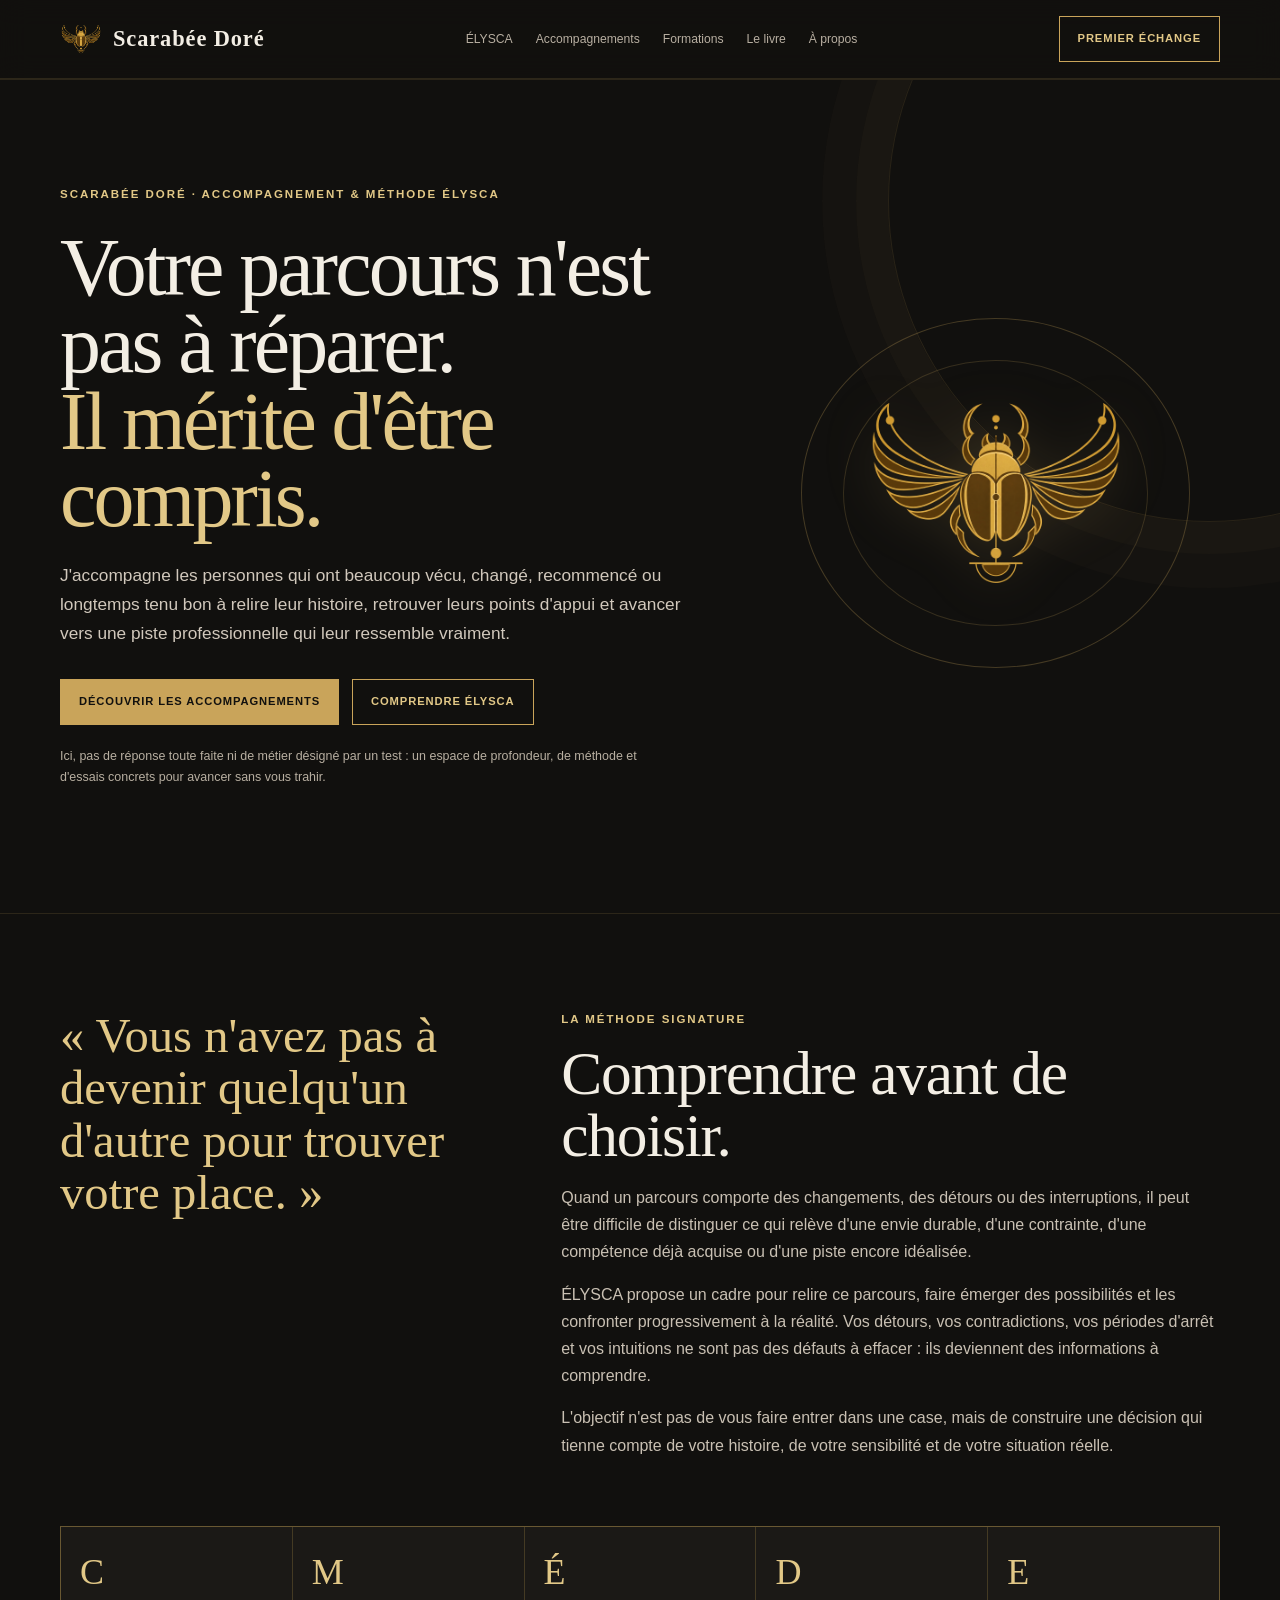
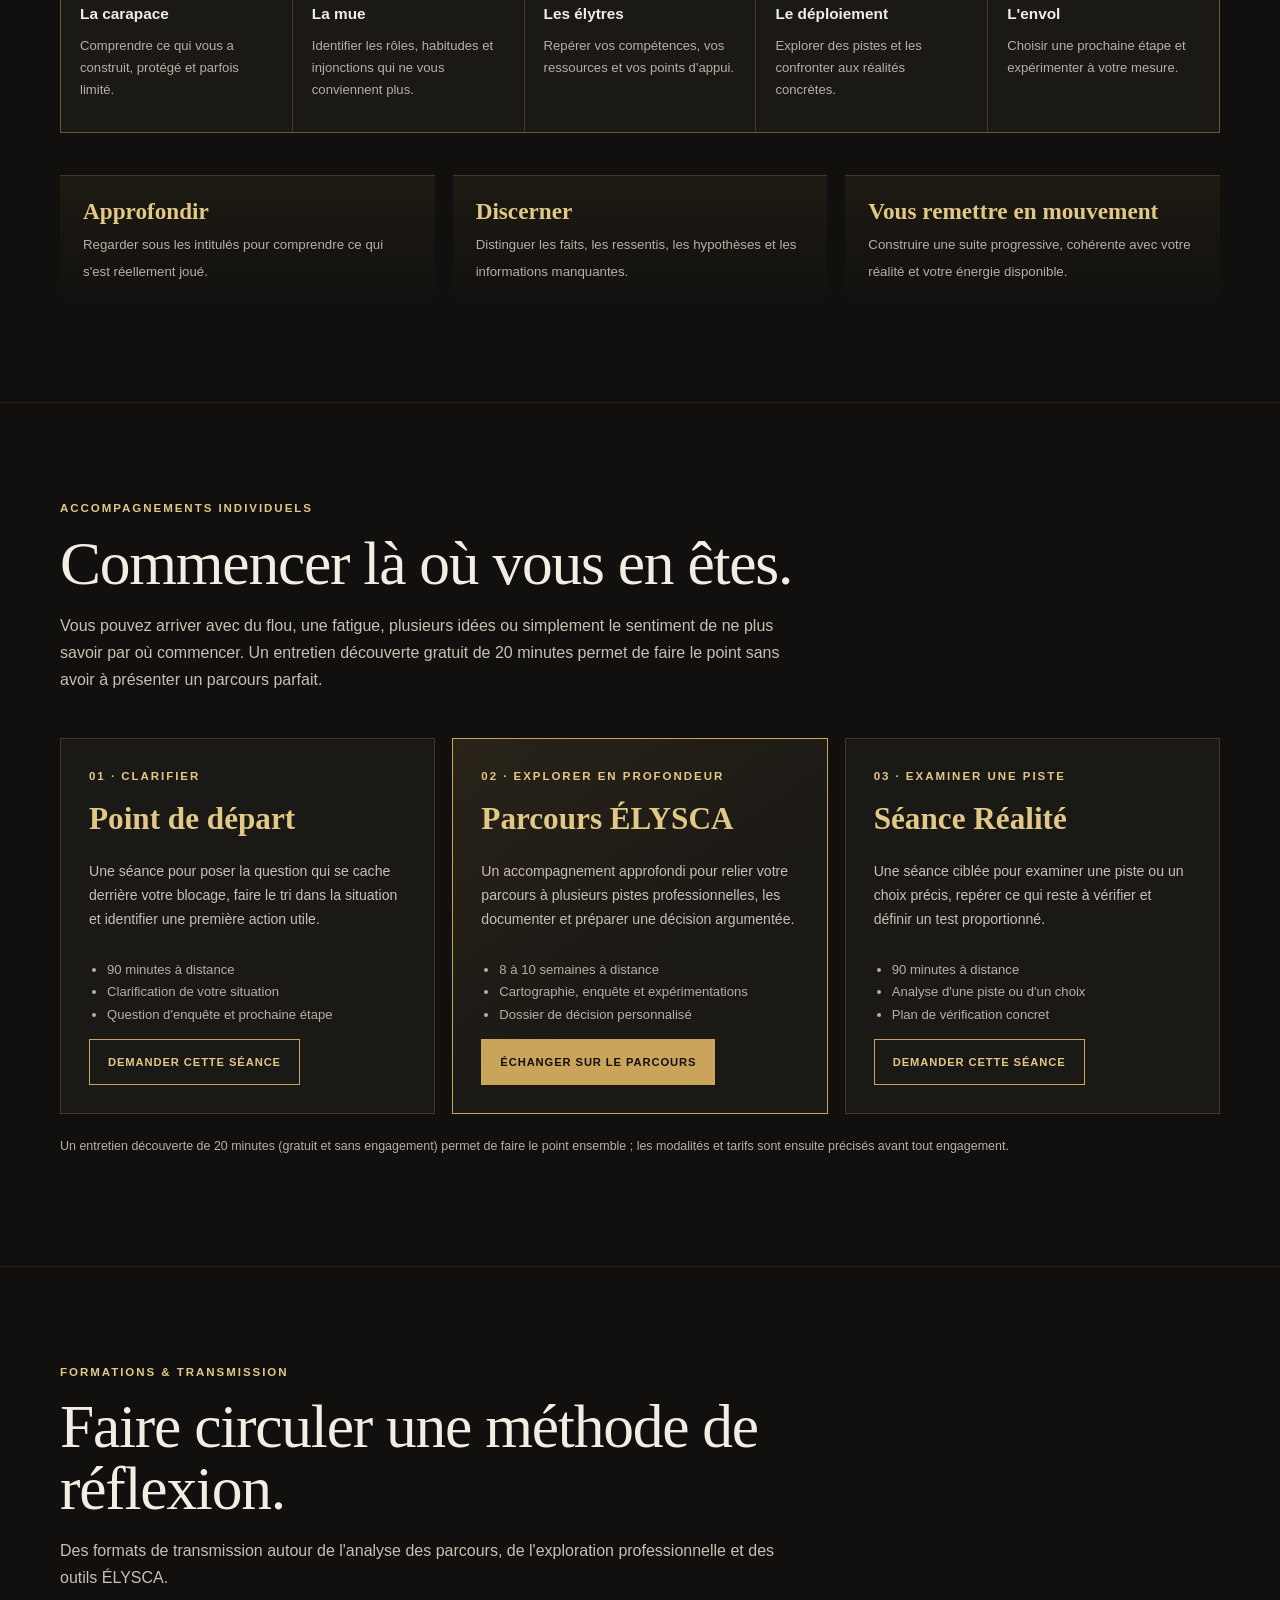
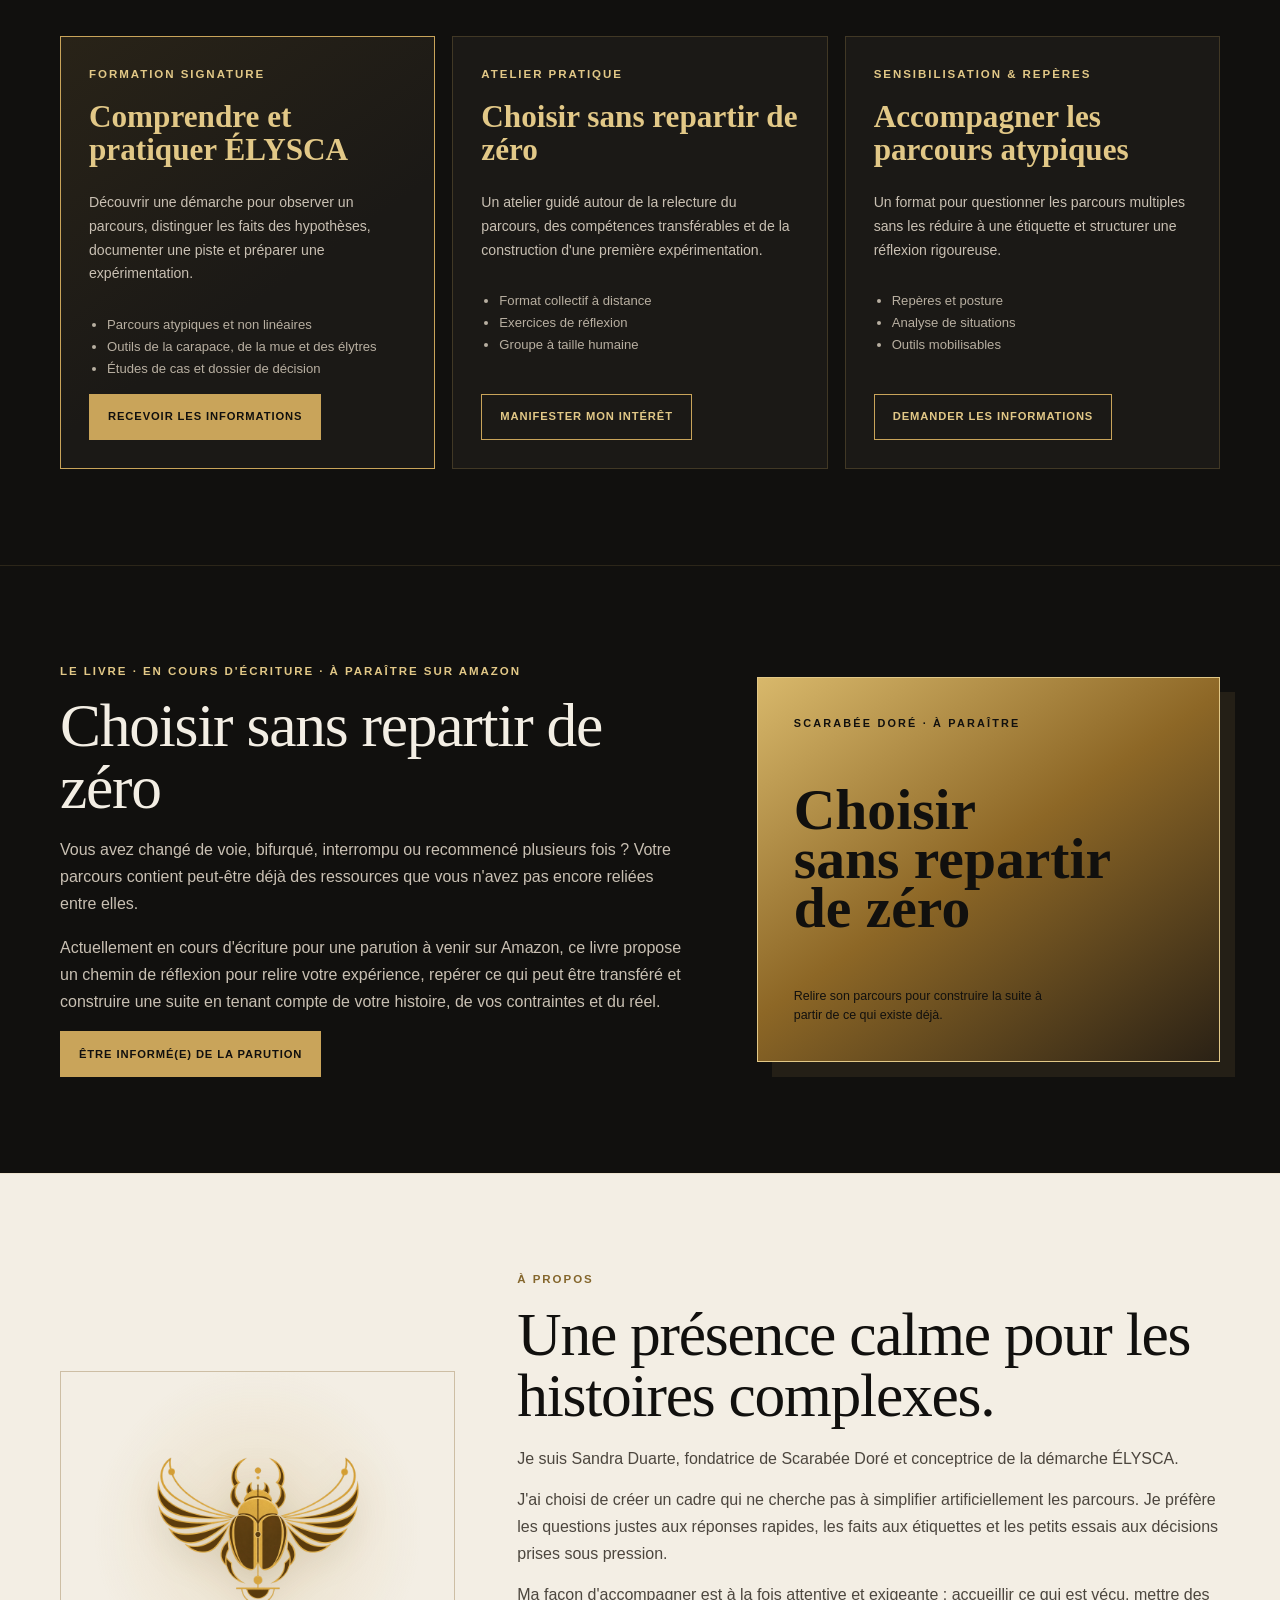
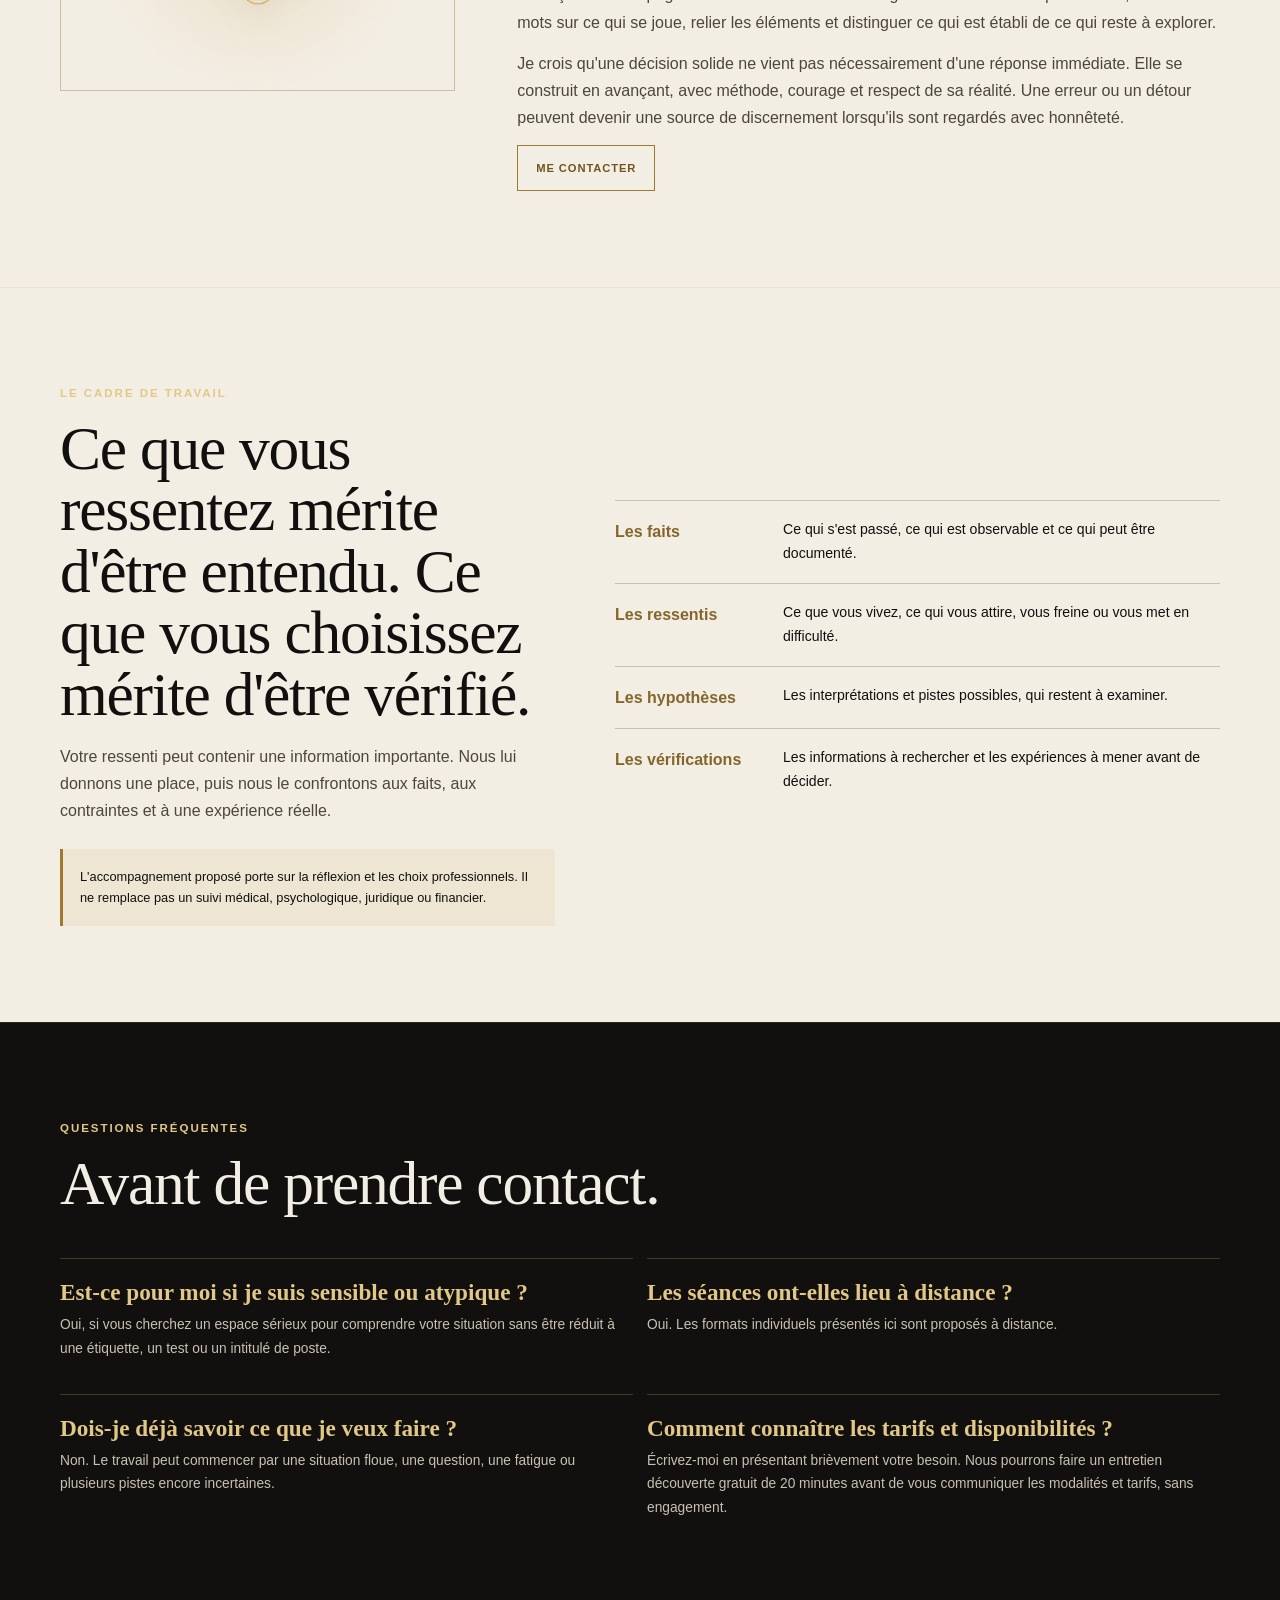
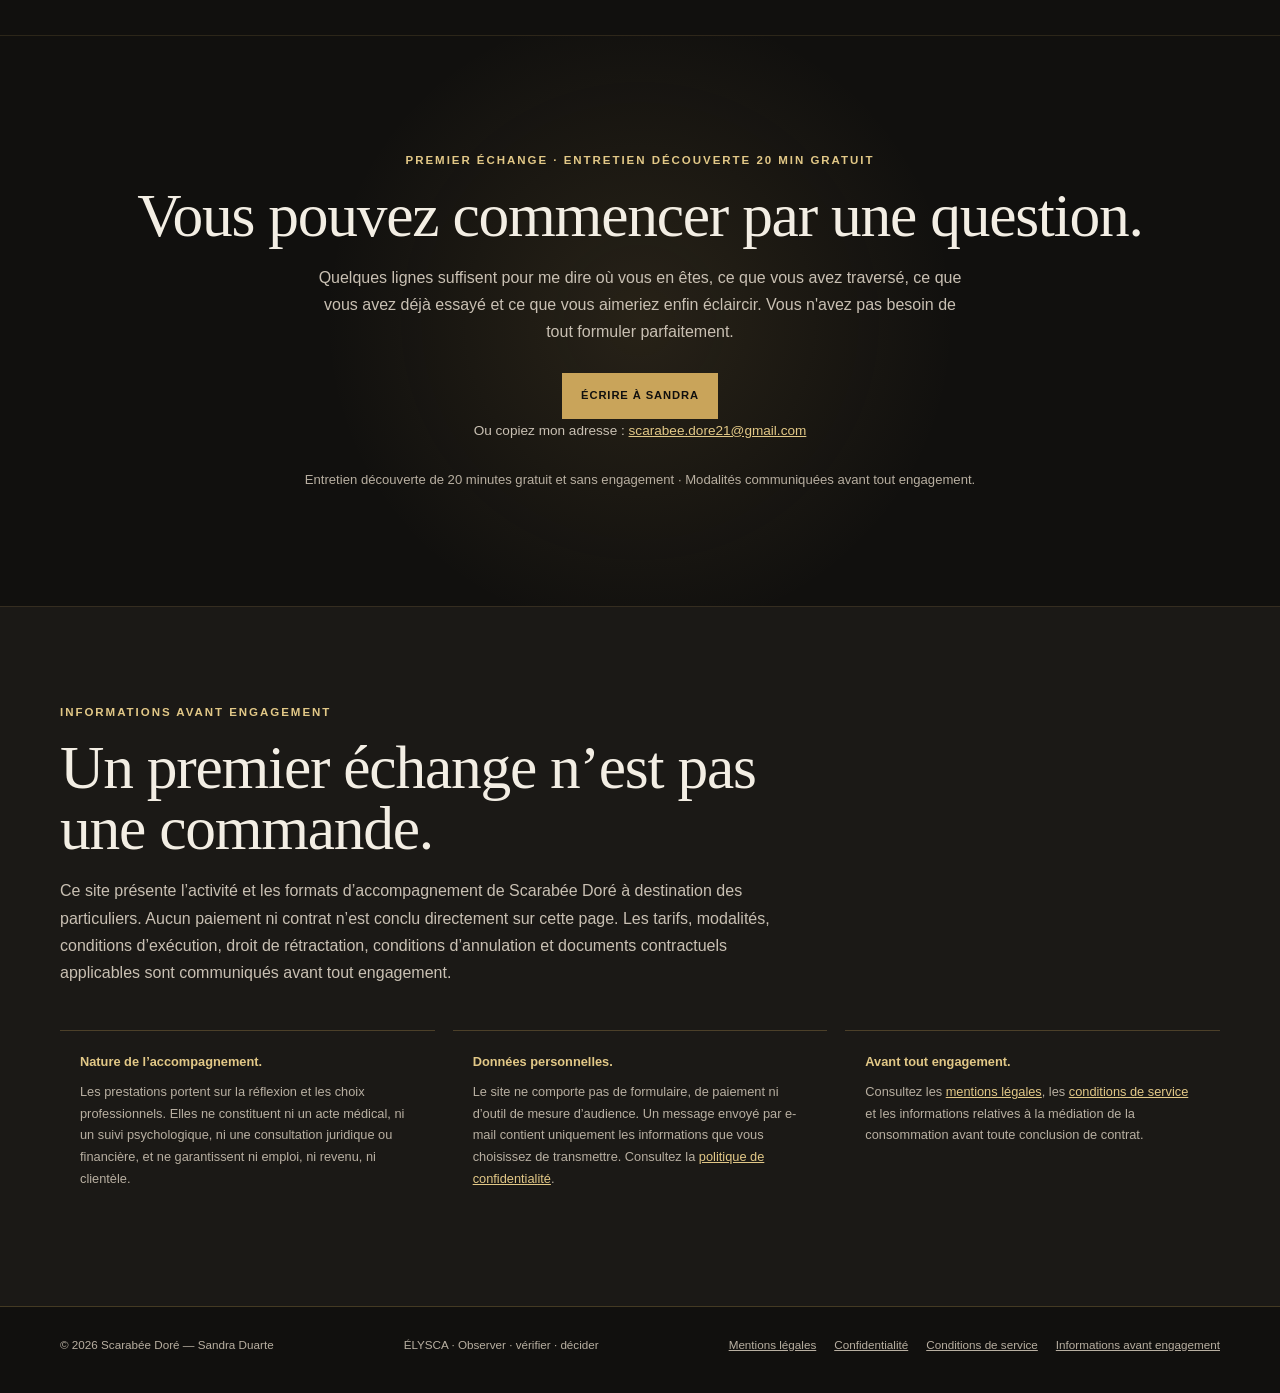
<file: index.html>
<!doctype html>
<html lang="fr">
<head>
  <meta charset="utf-8">
  <meta name="viewport" content="width=device-width, initial-scale=1">
  <meta name="theme-color" content="#11100e">
  <title>Scarabée Doré — Accompagnement professionnel &amp; méthode ÉLYSCA</title>
  <meta name="description" content="Accompagnement pour relire votre parcours, retrouver vos appuis et construire une piste professionnelle qui vous ressemble. Méthode ÉLYSCA. Entretien découverte de 20 min gratuit et sans engagement.">
  <link rel="icon" type="image/png" href="assets/scarabee-icon.png">
  <style>
    :root{--ink:#11100e;--ink2:#1b1916;--paper:#f3eee4;--paper2:#e8dfd0;--gold:#c9a45a;--gold2:#e2c887;--muted:#b8afa1;--line:rgba(201,164,90,.28);--serif:Georgia,'Times New Roman',serif;--sans:Arial,Helvetica,sans-serif}
    *{box-sizing:border-box}html{scroll-behavior:smooth;scroll-padding-top:95px}body{margin:0;background:var(--ink);color:var(--paper);font-family:var(--sans);line-height:1.7}a{color:inherit}.shell{width:min(1160px,calc(100% - 44px));margin:auto}.eyebrow{color:var(--gold2);font-size:.72rem;letter-spacing:.17em;text-transform:uppercase;font-weight:700}.gold{color:var(--gold2)}.serif{font-family:var(--serif)}
    header{position:sticky;top:0;z-index:50;background:rgba(17,16,14,.94);backdrop-filter:blur(14px);border-bottom:1px solid rgba(201,164,90,.16)}.nav{min-height:78px;display:flex;align-items:center;justify-content:space-between;gap:24px}.brand{display:flex;align-items:center;gap:11px;text-decoration:none;white-space:nowrap}.brand img{width:42px;height:42px;object-fit:contain}.brand strong{font:600 1.4rem var(--serif);letter-spacing:.04em}.nav-links{display:flex;align-items:center;gap:23px;font-size:.76rem;color:var(--muted)}.nav-links a{text-decoration:none}.nav-links a:hover,.nav-links a:focus-visible{color:var(--gold2)}.nav-cta,.button{display:inline-flex;align-items:center;justify-content:center;min-height:46px;padding:11px 18px;border:1px solid var(--gold);color:var(--gold2);text-decoration:none;text-transform:uppercase;letter-spacing:.08em;font-size:.7rem;font-weight:700;transition:background .2s,color .2s,transform .2s}.nav-cta:hover,.button:hover{background:var(--gold);color:var(--ink);transform:translateY(-2px)}.button.filled{background:var(--gold);color:var(--ink)}.button.filled:hover{background:var(--gold2)}.menu-toggle{display:none;background:transparent;color:var(--gold2);border:1px solid var(--line);padding:10px 12px;font:600 .75rem var(--sans);letter-spacing:.08em;text-transform:uppercase}
    .hero{position:relative;overflow:hidden;padding:105px 0 112px}.hero:before{content:'';position:absolute;width:640px;height:640px;border:1px solid rgba(201,164,90,.13);border-radius:50%;right:-250px;top:-200px;box-shadow:0 0 0 32px rgba(201,164,90,.025),0 0 0 66px rgba(201,164,90,.018)}.hero-grid{display:grid;grid-template-columns:1.18fr .82fr;gap:66px;align-items:center;position:relative}.hero h1{font:500 clamp(3.25rem,6.4vw,6.1rem)/.94 var(--serif);letter-spacing:-.035em;margin:24px 0;max-width:760px}.hero-copy{max-width:680px;color:#d1c8bc;font-size:1.08rem}.hero-actions{display:flex;flex-wrap:wrap;gap:13px;margin-top:30px}.hero-note{margin-top:21px;color:var(--muted);font-size:.78rem;max-width:610px}.seal{min-height:410px;display:grid;place-items:center;position:relative}.seal:before,.seal:after{content:'';position:absolute;border:1px solid var(--line);border-radius:50%;inset:30px}.seal:after{inset:72px;border-color:rgba(201,164,90,.2)}.seal img{position:relative;width:min(270px,72%);filter:drop-shadow(0 0 26px rgba(201,164,90,.2))}
    section{padding:96px 0;border-top:1px solid rgba(201,164,90,.15)}h2{font:500 clamp(2.5rem,4.8vw,4rem)/1 var(--serif);margin:14px 0 18px;letter-spacing:-.02em}.section-heading{max-width:760px;margin-bottom:44px}.section-intro{color:#c9c0b3;font-size:1rem;max-width:720px}.manifesto{display:grid;grid-template-columns:.8fr 1.2fr;gap:62px;align-items:start}.manifesto blockquote{font:500 clamp(2rem,3.8vw,3.45rem)/1.08 var(--serif);margin:0;color:var(--gold2)}.manifesto p{color:#c9c0b3;margin:0 0 15px}.manifesto strong{color:var(--paper)}
    .steps{display:grid;grid-template-columns:repeat(5,1fr);gap:1px;background:var(--line);border:1px solid var(--line);margin-top:52px}.step{background:var(--ink2);padding:24px 19px;min-height:205px}.step-letter{font:500 2.25rem var(--serif);color:var(--gold2)}.step h3{font-size:.96rem;margin:8px 0;color:var(--paper)}.step p{font-size:.82rem;color:var(--muted);margin:0}
    .proof-strip{display:grid;grid-template-columns:repeat(3,1fr);gap:18px;margin-top:42px}.proof{padding:22px 23px;border-top:1px solid var(--line);background:linear-gradient(180deg,rgba(201,164,90,.07),transparent)}.proof strong{display:block;color:var(--gold2);font:600 1.45rem var(--serif);margin-bottom:5px}.proof span{font-size:.83rem;color:var(--muted)}
    .cards{display:grid;grid-template-columns:repeat(3,1fr);gap:17px}.card{display:flex;flex-direction:column;padding:28px;background:var(--ink2);border:1px solid rgba(201,164,90,.22);min-height:330px}.card.featured{border-color:var(--gold);background:linear-gradient(145deg,rgba(201,164,90,.13),var(--ink2) 58%)}.card h3{font:600 1.95rem/1.05 var(--serif);color:var(--gold2);margin:17px 0 10px}.card p{color:#c9c0b3;font-size:.88rem}.card ul{padding-left:18px;color:var(--muted);font-size:.82rem}.card .button{align-self:flex-start;margin-top:auto}.small-note{font-size:.78rem;color:var(--muted);margin-top:22px}
    .about{background:var(--paper);color:var(--ink)}.about .section-intro,.about p{color:#4c463e}.about-grid{display:grid;grid-template-columns:.72fr 1.28fr;gap:62px;align-items:center}.about-mark{min-height:320px;display:grid;place-items:center;border:1px solid rgba(132,102,44,.35);background:radial-gradient(circle,rgba(201,164,90,.22),transparent 65%)}.about-mark img{width:min(220px,65%);filter:drop-shadow(0 8px 16px rgba(80,55,12,.16))}.about h2{color:var(--ink)}.about .eyebrow{color:#84662c}.about p{margin:0 0 14px}.about .button{color:#71551f;border-color:#9e792f}.about .button:hover{background:#9e792f;color:white}
    .book-feature{display:grid;grid-template-columns:1.15fr .85fr;gap:70px;align-items:center}.book-feature p{color:#c9c0b3;max-width:690px}.book-cover{min-height:385px;padding:36px;display:flex;flex-direction:column;justify-content:space-between;background:linear-gradient(145deg,#d8b86b,#8d6726 48%,#2a2115);border:1px solid var(--gold2);box-shadow:15px 15px 0 rgba(201,164,90,.1);color:var(--ink)}.book-cover span{font-size:.68rem;letter-spacing:.2em;font-weight:700}.book-cover strong{font:600 clamp(2.7rem,4.5vw,4.4rem)/.85 var(--serif)}.book-cover small{max-width:270px;font-size:.78rem;line-height:1.5}
    .lenses{background:var(--paper);color:var(--ink)}.lenses h2{color:var(--ink)}.lenses .section-intro,.lenses p{color:#4c463e}.lenses-grid{display:grid;grid-template-columns:.9fr 1.1fr;gap:60px;align-items:center}.lens-list{display:grid}.lens{border-top:1px solid rgba(17,16,14,.2);padding:17px 0;display:grid;grid-template-columns:150px 1fr;gap:18px}.lens strong{color:#84662c}.lens span{font-size:.88rem}.disclaimer{margin-top:24px;padding:17px;border-left:3px solid #9e792f;background:rgba(201,164,90,.12);font-size:.8rem}
    .faq{display:grid;grid-template-columns:1fr 1fr;gap:14px}.faq article{border-top:1px solid var(--line);padding:20px 0}.faq h3{font:600 1.45rem var(--serif);color:var(--gold2);margin:0 0 7px}.faq p{color:#c9c0b3;font-size:.86rem;margin:0}.final-cta{text-align:center;padding:115px 0;background:radial-gradient(circle at center,rgba(201,164,90,.12),transparent 45%)}.final-cta p{max-width:650px;margin:0 auto 27px;color:#c9c0b3}.final-cta .eyebrow{margin-bottom:8px}.copy-line{margin-top:16px;font-size:.85rem;color:var(--muted)}.copy-btn{background:none;border:none;color:var(--gold2);text-decoration:underline;cursor:pointer;font:inherit;padding:0}.contact-line{font-size:.82rem;color:var(--muted);margin-top:17px}.legal-summary{background:var(--ink2)}.legal-notes{display:grid;grid-template-columns:repeat(3,1fr);gap:18px}.legal-notes p{margin:0;padding:20px;border-top:1px solid var(--line);color:var(--muted);font-size:.8rem}.legal-notes strong{display:block;color:var(--gold2);margin-bottom:8px}.legal-notes a{color:var(--gold2)}footer{border-top:1px solid var(--line);padding:28px 0 38px;color:var(--muted);font-size:.73rem}.footer-line{display:flex;justify-content:space-between;gap:18px;flex-wrap:wrap}.footer-links{display:flex;gap:18px;flex-wrap:wrap}.footer-links a{color:var(--muted)}
    @media(max-width:900px){.hero-grid,.manifesto,.about-grid,.lenses-grid,.book-feature{grid-template-columns:1fr;gap:34px}.seal{min-height:290px;order:-1}.steps{grid-template-columns:repeat(2,1fr)}.cards{grid-template-columns:1fr 1fr}.nav-links{gap:13px}.nav-links a{font-size:.7rem}}
    @media(max-width:680px){.shell{width:min(100% - 30px,1160px)}.nav{min-height:70px}.brand img{width:36px;height:36px}.brand strong{font-size:1.22rem}.menu-toggle{display:inline-flex}.nav-cta{display:none}.nav-links{display:none;position:absolute;top:70px;left:0;right:0;background:#171512;border-bottom:1px solid var(--line);padding:14px 22px 20px;flex-direction:column;align-items:stretch;gap:0}.nav-links.open{display:flex}.nav-links a{padding:12px 4px;border-bottom:1px solid rgba(201,164,90,.12);font-size:.82rem}.hero{padding:64px 0 76px}.hero-grid{gap:10px}.hero h1{font-size:clamp(3.15rem,14vw,4.5rem)}.seal{min-height:235px}.seal:before{inset:18px 40px}.seal:after{inset:47px 68px}.seal img{width:170px}.hero-copy{font-size:.98rem}.hero-actions{flex-direction:column;align-items:stretch}.button{width:100%;text-align:center}.steps,.cards,.proof-strip,.faq,.legal-notes{grid-template-columns:1fr}section{padding:72px 0}.step{min-height:0}.lens{grid-template-columns:1fr;gap:4px}.book-cover{min-height:320px}.final-cta{padding:82px 0}.footer-line{flex-direction:column}}
    @media(prefers-reduced-motion:reduce){html{scroll-behavior:auto}*,*:before,*:after{transition:none!important}}
  </style>
</head>
<body>
<header>
  <div class="shell nav">
    <a class="brand" href="#accueil" aria-label="Scarabée Doré, accueil"><img src="assets/scarabee-icon.png" alt=""><strong>Scarabée Doré</strong></a>
    <nav class="nav-links" id="navigation-principale" aria-label="Navigation principale">
      <a href="#methode">ÉLYSCA</a><a href="#accompagnements">Accompagnements</a><a href="#formations">Formations</a><a href="#livre">Le livre</a><a href="#apropos">À propos</a>
    </nav>
    <a class="nav-cta" href="mailto:scarabee.dore21@gmail.com?subject=Entretien%20d%C3%A9couverte%20(20%20min)%20%E2%80%94%20Scarab%C3%A9e%20Dor%C3%A9&amp;body=Bonjour%20Sandra%2C%0A%0AJe%20souhaiterais%20planifier%20un%20entretien%20d%C3%A9couverte%20gratuit%20de%2020%20minutes.%0A%0AO%C3%B9%20j'en%20suis%20aujourd'hui%20%3A%20%0ACe%20que%20j'aimerais%20%C3%A9claircir%20%3A%20%0A%0A%C3%80%20bient%C3%B4t%2C">Premier échange</a>
    <button class="menu-toggle" type="button" aria-expanded="false" aria-controls="navigation-principale">Menu</button>
  </div>
</header>
<main>
  <section class="hero" id="accueil">
    <div class="shell hero-grid">
      <div>
        <div class="eyebrow">Scarabée Doré · Accompagnement &amp; méthode ÉLYSCA</div>
        <h1>Votre parcours n'est pas à réparer.<br><span class="gold">Il mérite d'être compris.</span></h1>
        <p class="hero-copy">J'accompagne les personnes qui ont beaucoup vécu, changé, recommencé ou longtemps tenu bon à relire leur histoire, retrouver leurs points d'appui et avancer vers une piste professionnelle qui leur ressemble vraiment.</p>
        <div class="hero-actions"><a class="button filled" href="#accompagnements">Découvrir les accompagnements</a><a class="button" href="#methode">Comprendre ÉLYSCA</a></div>
        <p class="hero-note">Ici, pas de réponse toute faite ni de métier désigné par un test : un espace de profondeur, de méthode et d'essais concrets pour avancer sans vous trahir.</p>
      </div>
      <div class="seal"><img src="assets/scarabee-icon.png" alt="Emblème doré de Scarabée Doré"></div>
    </div>
  </section>

  <section id="methode">
    <div class="shell">
      <div class="manifesto">
        <blockquote>« Vous n'avez pas à devenir quelqu'un d'autre pour trouver votre place. »</blockquote>
        <div><div class="eyebrow">La méthode signature</div><h2>Comprendre avant de choisir.</h2><p>Quand un parcours comporte des changements, des détours ou des interruptions, il peut être difficile de distinguer ce qui relève d'une envie durable, d'une contrainte, d'une compétence déjà acquise ou d'une piste encore idéalisée.</p><p>ÉLYSCA propose un cadre pour relire ce parcours, faire émerger des possibilités et les confronter progressivement à la réalité. Vos détours, vos contradictions, vos périodes d'arrêt et vos intuitions ne sont pas des défauts à effacer : ils deviennent des informations à comprendre.</p><p>L'objectif n'est pas de vous faire entrer dans une case, mais de construire une décision qui tienne compte de votre histoire, de votre sensibilité et de votre situation réelle.</p></div>
      </div>
      <div class="steps" aria-label="Les cinq mouvements de la démarche ÉLYSCA">
        <article class="step"><span class="step-letter">C</span><h3>La carapace</h3><p>Comprendre ce qui vous a construit, protégé et parfois limité.</p></article>
        <article class="step"><span class="step-letter">M</span><h3>La mue</h3><p>Identifier les rôles, habitudes et injonctions qui ne vous conviennent plus.</p></article>
        <article class="step"><span class="step-letter">É</span><h3>Les élytres</h3><p>Repérer vos compétences, vos ressources et vos points d'appui.</p></article>
        <article class="step"><span class="step-letter">D</span><h3>Le déploiement</h3><p>Explorer des pistes et les confronter aux réalités concrètes.</p></article>
        <article class="step"><span class="step-letter">E</span><h3>L'envol</h3><p>Choisir une prochaine étape et expérimenter à votre mesure.</p></article>
      </div>
      <div class="proof-strip">
        <div class="proof"><strong>Approfondir</strong><span>Regarder sous les intitulés pour comprendre ce qui s'est réellement joué.</span></div>
        <div class="proof"><strong>Discerner</strong><span>Distinguer les faits, les ressentis, les hypothèses et les informations manquantes.</span></div>
        <div class="proof"><strong>Vous remettre en mouvement</strong><span>Construire une suite progressive, cohérente avec votre réalité et votre énergie disponible.</span></div>
      </div>
    </div>
  </section>

  <section id="accompagnements">
    <div class="shell">
      <div class="section-heading"><div class="eyebrow">Accompagnements individuels</div><h2>Commencer là où vous en êtes.</h2><p class="section-intro">Vous pouvez arriver avec du flou, une fatigue, plusieurs idées ou simplement le sentiment de ne plus savoir par où commencer. Un entretien découverte gratuit de 20 minutes permet de faire le point sans avoir à présenter un parcours parfait.</p></div>
      <div class="cards">
        <article class="card"><div class="eyebrow">01 · Clarifier</div><h3>Point de départ</h3><p>Une séance pour poser la question qui se cache derrière votre blocage, faire le tri dans la situation et identifier une première action utile.</p><ul><li>90 minutes à distance</li><li>Clarification de votre situation</li><li>Question d'enquête et prochaine étape</li></ul><a class="button" href="mailto:scarabee.dore21@gmail.com?subject=S%C3%A9ance%20Point%20de%20d%C3%A9part%20%E2%80%94%20Scarab%C3%A9e%20Dor%C3%A9&amp;body=Bonjour%20Sandra%2C%0A%0AJe%20souhaiterais%20%C3%A9changer%20au%20sujet%20de%20la%20s%C3%A9ance%20%C2%AB%20Point%20de%20d%C3%A9part%20%C2%BB%20(90%20min).%0A%0AMa%20situation%20en%20quelques%20lignes%20%3A%20%0A%0A%C3%80%20bient%C3%B4t%2C">Demander cette séance</a></article>
        <article class="card featured"><div class="eyebrow">02 · Explorer en profondeur</div><h3>Parcours ÉLYSCA</h3><p>Un accompagnement approfondi pour relier votre parcours à plusieurs pistes professionnelles, les documenter et préparer une décision argumentée.</p><ul><li>8 à 10 semaines à distance</li><li>Cartographie, enquête et expérimentations</li><li>Dossier de décision personnalisé</li></ul><a class="button filled" href="mailto:scarabee.dore21@gmail.com?subject=Parcours%20%C3%89LYSCA%20%E2%80%94%20Scarab%C3%A9e%20Dor%C3%A9&amp;body=Bonjour%20Sandra%2C%0A%0AJe%20souhaiterais%20%C3%A9changer%20au%20sujet%20du%20%C2%AB%20Parcours%20%C3%89LYSCA%20%C2%BB%20(8%20%C3%A0%2010%20semaines).%0A%0AMa%20situation%20en%20quelques%20lignes%20%3A%20%0A%0A%C3%80%20bient%C3%B4t%2C">Échanger sur le parcours</a></article>
        <article class="card"><div class="eyebrow">03 · Examiner une piste</div><h3>Séance Réalité</h3><p>Une séance ciblée pour examiner une piste ou un choix précis, repérer ce qui reste à vérifier et définir un test proportionné.</p><ul><li>90 minutes à distance</li><li>Analyse d'une piste ou d'un choix</li><li>Plan de vérification concret</li></ul><a class="button" href="mailto:scarabee.dore21@gmail.com?subject=S%C3%A9ance%20R%C3%A9alit%C3%A9%20%E2%80%94%20Scarab%C3%A9e%20Dor%C3%A9&amp;body=Bonjour%20Sandra%2C%0A%0AJe%20souhaiterais%20%C3%A9changer%20au%20sujet%20de%20la%20%C2%AB%20S%C3%A9ance%20R%C3%A9alit%C3%A9%20%C2%BB%20(90%20min).%0A%0ALa%20piste%20ou%20le%20choix%20en%20question%20%3A%20%0A%0A%C3%80%20bient%C3%B4t%2C">Demander cette séance</a></article>
      </div>
      <p class="small-note">Un entretien découverte de 20 minutes (gratuit et sans engagement) permet de faire le point ensemble ; les modalités et tarifs sont ensuite précisés avant tout engagement.</p>
    </div>
  </section>

  <section id="formations">
    <div class="shell">
      <div class="section-heading"><div class="eyebrow">Formations &amp; transmission</div><h2>Faire circuler une méthode de réflexion.</h2><p class="section-intro">Des formats de transmission autour de l'analyse des parcours, de l'exploration professionnelle et des outils ÉLYSCA.</p></div>
      <div class="cards">
        <article class="card featured"><div class="eyebrow">Formation signature</div><h3>Comprendre et pratiquer ÉLYSCA</h3><p>Découvrir une démarche pour observer un parcours, distinguer les faits des hypothèses, documenter une piste et préparer une expérimentation.</p><ul><li>Parcours atypiques et non linéaires</li><li>Outils de la carapace, de la mue et des élytres</li><li>Études de cas et dossier de décision</li></ul><a class="button filled" href="mailto:scarabee.dore21@gmail.com?subject=Programme%20%C3%89LYSCA%20%E2%80%94%20Scarab%C3%A9e%20Dor%C3%A9&amp;body=Bonjour%20Sandra%2C%0A%0AJe%20souhaiterais%20recevoir%20les%20informations%20sur%20%C2%AB%20Comprendre%20et%20pratiquer%20%C3%89LYSCA%20%C2%BB.%0A%0A%C3%80%20bient%C3%B4t%2C">Recevoir les informations</a></article>
        <article class="card"><div class="eyebrow">Atelier pratique</div><h3>Choisir sans repartir de zéro</h3><p>Un atelier guidé autour de la relecture du parcours, des compétences transférables et de la construction d'une première expérimentation.</p><ul><li>Format collectif à distance</li><li>Exercices de réflexion</li><li>Groupe à taille humaine</li></ul><a class="button" href="mailto:scarabee.dore21@gmail.com?subject=Atelier%20Choisir%20sans%20repartir%20de%20z%C3%A9ro%20%E2%80%94%20Scarab%C3%A9e%20Dor%C3%A9&amp;body=Bonjour%20Sandra%2C%0A%0AJe%20souhaiterais%20manifester%20mon%20int%C3%A9r%C3%AAt%20pour%20l'atelier%20%C2%AB%20Choisir%20sans%20repartir%20de%20z%C3%A9ro%20%C2%BB.%0A%0A%C3%80%20bient%C3%B4t%2C">Manifester mon intérêt</a></article>
        <article class="card"><div class="eyebrow">Sensibilisation &amp; repères</div><h3>Accompagner les parcours atypiques</h3><p>Un format pour questionner les parcours multiples sans les réduire à une étiquette et structurer une réflexion rigoureuse.</p><ul><li>Repères et posture</li><li>Analyse de situations</li><li>Outils mobilisables</li></ul><a class="button" href="mailto:scarabee.dore21@gmail.com?subject=Parcours%20atypiques%20%E2%80%94%20Scarab%C3%A9e%20Dor%C3%A9&amp;body=Bonjour%20Sandra%2C%0A%0AJe%20souhaiterais%20recevoir%20les%20informations%20sur%20%C2%AB%20Accompagner%20les%20parcours%20atypiques%20%C2%BB.%0A%0A%C3%80%20bient%C3%B4t%2C">Demander les informations</a></article>
      </div>
    </div>
  </section>

  <section id="livre">
    <div class="shell book-feature">
      <div><div class="eyebrow">Le livre · En cours d'écriture · À paraître sur Amazon</div><h2>Choisir sans repartir de zéro</h2><p class="section-intro">Vous avez changé de voie, bifurqué, interrompu ou recommencé plusieurs fois ? Votre parcours contient peut-être déjà des ressources que vous n'avez pas encore reliées entre elles.</p><p>Actuellement en cours d'écriture pour une parution à venir sur Amazon, ce livre propose un chemin de réflexion pour relire votre expérience, repérer ce qui peut être transféré et construire une suite en tenant compte de votre histoire, de vos contraintes et du réel.</p><a class="button filled" href="mailto:scarabee.dore21@gmail.com?subject=Parution%20livre%20%C2%AB%20Choisir%20sans%20repartir%20de%20z%C3%A9ro%20%C2%BB&amp;body=Bonjour%20Sandra%2C%0A%0AJe%20souhaite%20%C3%AAtre%20inform%C3%A9(e)%20de%20la%20parution%20du%20livre%20%C2%AB%20Choisir%20sans%20repartir%20de%20z%C3%A9ro%20%C2%BB%20sur%20Amazon.%0A%0A%C3%80%20bient%C3%B4t%2C">Être informé(e) de la parution</a></div>
      <div class="book-cover" role="img" aria-label="Présentation typographique du livre Choisir sans repartir de zéro"><span>SCARABÉE DORÉ · À PARAÎTRE</span><strong>Choisir<br>sans repartir<br>de zéro</strong><small>Relire son parcours pour construire la suite à partir de ce qui existe déjà.</small></div>
    </div>
  </section>

  <section class="about" id="apropos">
    <div class="shell about-grid">
      <div class="about-mark"><img src="assets/scarabee-icon.png" alt="Emblème Scarabée Doré"></div>
      <div><div class="eyebrow">À propos</div><h2>Une présence calme pour les histoires complexes.</h2><p>Je suis Sandra Duarte, fondatrice de Scarabée Doré et conceptrice de la démarche ÉLYSCA.</p><p>J'ai choisi de créer un cadre qui ne cherche pas à simplifier artificiellement les parcours. Je préfère les questions justes aux réponses rapides, les faits aux étiquettes et les petits essais aux décisions prises sous pression.</p><p>Ma façon d'accompagner est à la fois attentive et exigeante : accueillir ce qui est vécu, mettre des mots sur ce qui se joue, relier les éléments et distinguer ce qui est établi de ce qui reste à explorer.</p><p>Je crois qu'une décision solide ne vient pas nécessairement d'une réponse immédiate. Elle se construit en avançant, avec méthode, courage et respect de sa réalité. Une erreur ou un détour peuvent devenir une source de discernement lorsqu'ils sont regardés avec honnêteté.</p><a class="button" href="mailto:scarabee.dore21@gmail.com?subject=Entretien%20d%C3%A9couverte%20(20%20min)%20%E2%80%94%20Scarab%C3%A9e%20Dor%C3%A9&amp;body=Bonjour%20Sandra%2C%0A%0AJe%20souhaiterais%20%C3%A9changer%20avec%20vous%20lors%20d'un%20entretien%20d%C3%A9couverte%20de%2020%20minutes.%0A%0A%C3%80%20bient%C3%B4t%2C">Me contacter</a></div>
    </div>
  </section>

  <section class="lenses" id="cadre">
    <div class="shell lenses-grid">
      <div><div class="eyebrow">Le cadre de travail</div><h2>Ce que vous ressentez mérite d'être entendu. Ce que vous choisissez mérite d'être vérifié.</h2><p class="section-intro">Votre ressenti peut contenir une information importante. Nous lui donnons une place, puis nous le confrontons aux faits, aux contraintes et à une expérience réelle.</p><div class="disclaimer">L'accompagnement proposé porte sur la réflexion et les choix professionnels. Il ne remplace pas un suivi médical, psychologique, juridique ou financier.</div></div>
      <div class="lens-list">
        <div class="lens"><strong>Les faits</strong><span>Ce qui s'est passé, ce qui est observable et ce qui peut être documenté.</span></div>
        <div class="lens"><strong>Les ressentis</strong><span>Ce que vous vivez, ce qui vous attire, vous freine ou vous met en difficulté.</span></div>
        <div class="lens"><strong>Les hypothèses</strong><span>Les interprétations et pistes possibles, qui restent à examiner.</span></div>
        <div class="lens"><strong>Les vérifications</strong><span>Les informations à rechercher et les expériences à mener avant de décider.</span></div>
      </div>
    </div>
  </section>

  <section id="questions">
    <div class="shell"><div class="section-heading"><div class="eyebrow">Questions fréquentes</div><h2>Avant de prendre contact.</h2></div>
      <div class="faq">
        <article><h3>Est-ce pour moi si je suis sensible ou atypique ?</h3><p>Oui, si vous cherchez un espace sérieux pour comprendre votre situation sans être réduit à une étiquette, un test ou un intitulé de poste.</p></article>
        <article><h3>Les séances ont-elles lieu à distance ?</h3><p>Oui. Les formats individuels présentés ici sont proposés à distance.</p></article>
        <article><h3>Dois-je déjà savoir ce que je veux faire ?</h3><p>Non. Le travail peut commencer par une situation floue, une question, une fatigue ou plusieurs pistes encore incertaines.</p></article>
        <article><h3>Comment connaître les tarifs et disponibilités ?</h3><p>Écrivez-moi en présentant brièvement votre besoin. Nous pourrons faire un entretien découverte gratuit de 20 minutes avant de vous communiquer les modalités et tarifs, sans engagement.</p></article>
      </div>
    </div>
  </section>

  <section class="final-cta" id="contact">
    <div class="shell">
      <div class="eyebrow">Premier échange · Entretien découverte 20 min gratuit</div>
      <h2>Vous pouvez commencer par une question.</h2>
      <p>Quelques lignes suffisent pour me dire où vous en êtes, ce que vous avez traversé, ce que vous avez déjà essayé et ce que vous aimeriez enfin éclaircir. Vous n'avez pas besoin de tout formuler parfaitement.</p>
      <a class="button filled" href="mailto:scarabee.dore21@gmail.com?subject=Entretien%20d%C3%A9couverte%20(20%20min)%20%E2%80%94%20Scarab%C3%A9e%20Dor%C3%A9&amp;body=Bonjour%20Sandra%2C%0A%0AJe%20souhaiterais%20planifier%20un%20entretien%20d%C3%A9couverte%20gratuit%20de%2020%20minutes.%0A%0AO%C3%B9%20j'en%20suis%20aujourd'hui%20%3A%20%0ACe%20que%20j'aimerais%20%C3%A9claircir%20%3A%20%0A%0A%C3%80%20bient%C3%B4t%2C">Écrire à Sandra</a>
      <p class="copy-line">
        Ou copiez mon adresse :
        <button type="button" class="copy-btn"
                onclick="navigator.clipboard.writeText('scarabee.dore21@gmail.com'); this.textContent='Adresse copiée !'; setTimeout(()=>{this.textContent='scarabee.dore21@gmail.com'}, 2000);"
                aria-label="Copier l'adresse email scarabee.dore21@gmail.com">
          scarabee.dore21@gmail.com
        </button>
      </p>
      <div class="contact-line">Entretien découverte de 20 minutes gratuit et sans engagement · Modalités communiquées avant tout engagement.</div>
    </div>
  </section>

  <section class="legal-summary" id="informations">
    <div class="shell">
      <div class="section-heading"><div class="eyebrow">Informations avant engagement</div><h2>Un premier échange n’est pas une commande.</h2><p class="section-intro">Ce site présente l’activité et les formats d’accompagnement de Scarabée Doré à destination des particuliers. Aucun paiement ni contrat n’est conclu directement sur cette page. Les tarifs, modalités, conditions d’exécution, droit de rétractation, conditions d’annulation et documents contractuels applicables sont communiqués avant tout engagement.</p></div>
      <div class="legal-notes"><p><strong>Nature de l’accompagnement.</strong> Les prestations portent sur la réflexion et les choix professionnels. Elles ne constituent ni un acte médical, ni un suivi psychologique, ni une consultation juridique ou financière, et ne garantissent ni emploi, ni revenu, ni clientèle.</p><p><strong>Données personnelles.</strong> Le site ne comporte pas de formulaire, de paiement ni d’outil de mesure d’audience. Un message envoyé par e-mail contient uniquement les informations que vous choisissez de transmettre. Consultez la <a href="confidentialite.html">politique de confidentialité</a>.</p><p><strong>Avant tout engagement.</strong> Consultez les <a href="mentions-legales.html">mentions légales</a>, les <a href="conditions.html">conditions de service</a> et les informations relatives à la médiation de la consommation avant toute conclusion de contrat.</p></div>
    </div>
  </section>
</main>
<footer><div class="shell footer-line"><span>© 2026 Scarabée Doré — Sandra Duarte</span><span>ÉLYSCA · Observer · vérifier · décider</span><div class="footer-links"><a href="mentions-legales.html">Mentions légales</a><a href="confidentialite.html">Confidentialité</a><a href="conditions.html">Conditions de service</a><a href="#informations">Informations avant engagement</a></div></div></footer>
<script>
  const menuButton = document.querySelector('.menu-toggle');
  const navigation = document.querySelector('.nav-links');
  menuButton.addEventListener('click', () => {
    const isOpen = menuButton.getAttribute('aria-expanded') === 'true';
    menuButton.setAttribute('aria-expanded', String(!isOpen));
    navigation.classList.toggle('open', !isOpen);
    menuButton.textContent = isOpen ? 'Menu' : 'Fermer';
  });
  navigation.querySelectorAll('a').forEach(link => link.addEventListener('click', () => {
    navigation.classList.remove('open');
    menuButton.setAttribute('aria-expanded', 'false');
    menuButton.textContent = 'Menu';
  }));
</script>
</body>
</html>
</file>
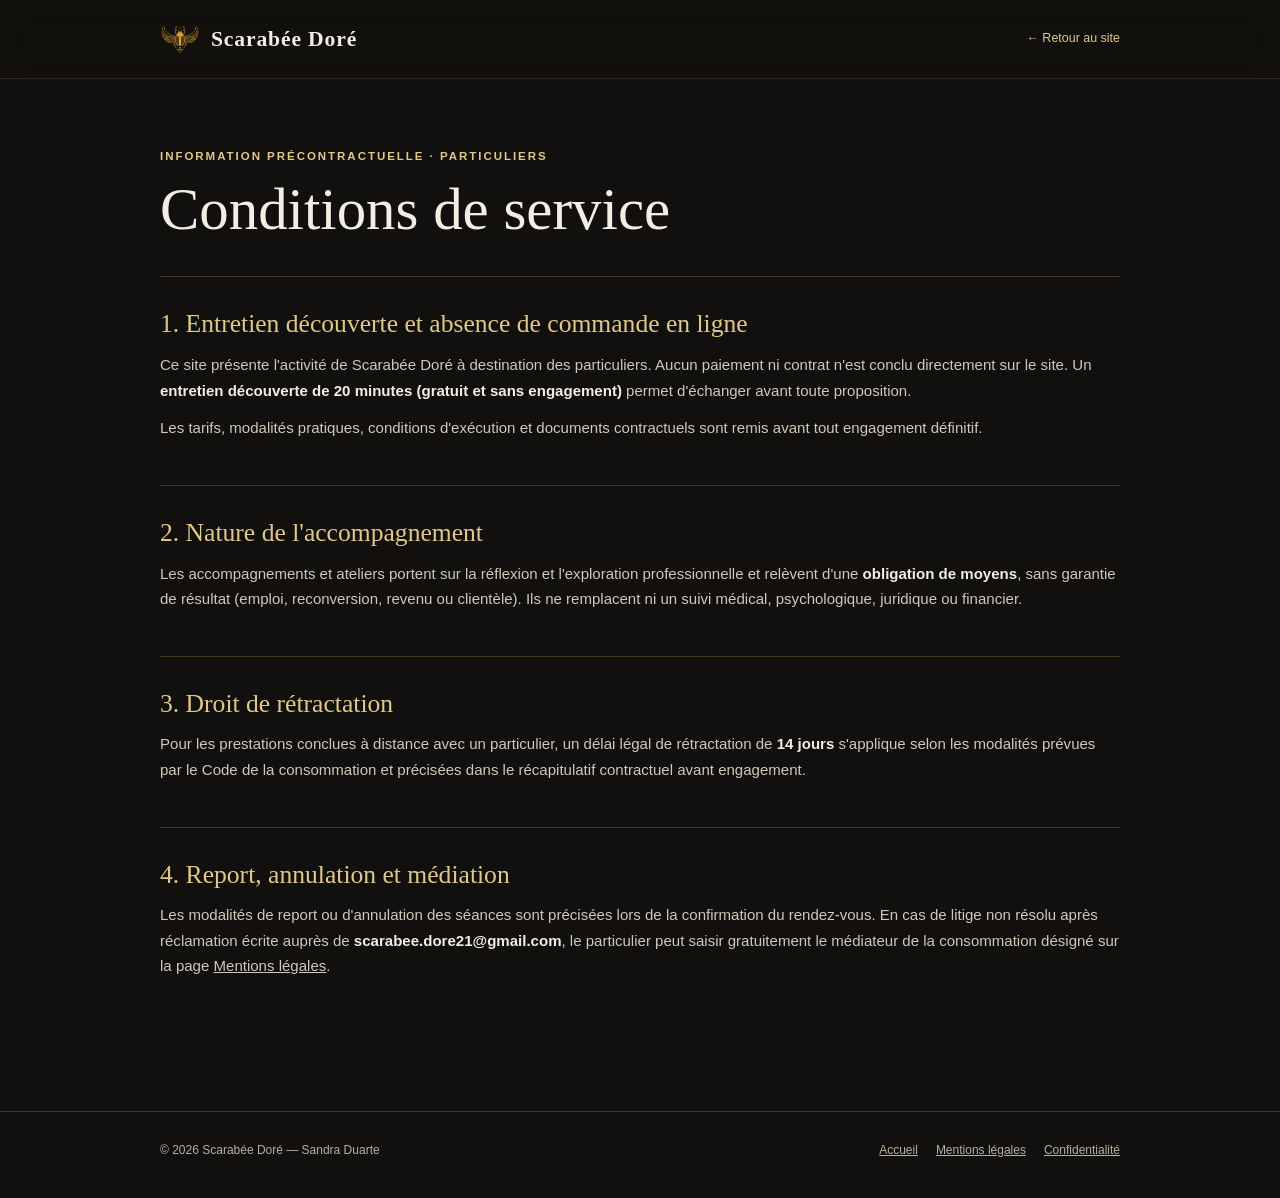
<file: conditions.html>
<!doctype html>
<html lang="fr">
<head>
  <meta charset="utf-8">
  <meta name="viewport" content="width=device-width, initial-scale=1">
  <meta name="theme-color" content="#11100e">
  <title>Conditions de service — Scarabée Doré</title>
  <link rel="icon" type="image/png" href="assets/scarabee-icon.png">
  <style>
    :root{--ink:#11100e;--ink2:#1b1916;--paper:#f3eee4;--gold:#c9a45a;--gold2:#e2c887;--muted:#b8afa1;--line:rgba(201,164,90,.28);--serif:Georgia,'Times New Roman',serif;--sans:Arial,Helvetica,sans-serif}
    *{box-sizing:border-box}body{margin:0;background:var(--ink);color:var(--paper);font-family:var(--sans);line-height:1.7}a{color:inherit}.shell{width:min(960px,calc(100% - 44px));margin:auto}.eyebrow{color:var(--gold2);font-size:.72rem;letter-spacing:.17em;text-transform:uppercase;font-weight:700}
    header{position:sticky;top:0;z-index:50;background:rgba(17,16,14,.94);backdrop-filter:blur(14px);border-bottom:1px solid rgba(201,164,90,.16)}.nav{min-height:78px;display:flex;align-items:center;justify-content:space-between;gap:20px}.brand{display:flex;align-items:center;gap:11px;text-decoration:none}.brand img{width:40px;height:40px;object-fit:contain}.brand strong{font:600 1.35rem var(--serif);letter-spacing:.04em}.back-link{font-size:.78rem;color:var(--gold2);text-decoration:none}.back-link:hover{text-decoration:underline}
    main{padding:68px 0 88px}h1{font:500 clamp(2.4rem,4.6vw,3.8rem)/1.05 var(--serif);margin:12px 0 36px;color:var(--paper)}section{padding:32px 0;border-top:1px solid var(--line)}h2{font:500 1.6rem/1.2 var(--serif);color:var(--gold2);margin:0 0 12px}p{color:#d1c8bc;font-size:.94rem;margin:0 0 12px}strong{color:var(--paper)}
    footer{border-top:1px solid var(--line);padding:28px 0 38px;color:var(--muted);font-size:.75rem}.footer-line{display:flex;justify-content:space-between;gap:18px;flex-wrap:wrap}.footer-links{display:flex;gap:18px;flex-wrap:wrap}.footer-links a{color:var(--muted)}
  </style>
</head>
<body>
<header>
  <div class="shell nav">
    <a class="brand" href="index.html"><img src="assets/scarabee-icon.png" alt=""><strong>Scarabée Doré</strong></a>
    <a class="back-link" href="index.html">← Retour au site</a>
  </div>
</header>
<main>
  <div class="shell">
    <div class="eyebrow">Information précontractuelle · Particuliers</div>
    <h1>Conditions de service</h1>

    <section>
      <h2>1. Entretien découverte et absence de commande en ligne</h2>
      <p>Ce site présente l'activité de Scarabée Doré à destination des particuliers. Aucun paiement ni contrat n'est conclu directement sur le site. Un <strong>entretien découverte de 20 minutes (gratuit et sans engagement)</strong> permet d'échanger avant toute proposition.</p>
      <p>Les tarifs, modalités pratiques, conditions d'exécution et documents contractuels sont remis avant tout engagement définitif.</p>
    </section>

    <section>
      <h2>2. Nature de l'accompagnement</h2>
      <p>Les accompagnements et ateliers portent sur la réflexion et l'exploration professionnelle et relèvent d'une <strong>obligation de moyens</strong>, sans garantie de résultat (emploi, reconversion, revenu ou clientèle). Ils ne remplacent ni un suivi médical, psychologique, juridique ou financier.</p>
    </section>

    <section>
      <h2>3. Droit de rétractation</h2>
      <p>Pour les prestations conclues à distance avec un particulier, un délai légal de rétractation de <strong>14 jours</strong> s'applique selon les modalités prévues par le Code de la consommation et précisées dans le récapitulatif contractuel avant engagement.</p>
    </section>

    <section>
      <h2>4. Report, annulation et médiation</h2>
      <p>Les modalités de report ou d'annulation des séances sont précisées lors de la confirmation du rendez-vous. En cas de litige non résolu après réclamation écrite auprès de <strong>scarabee.dore21@gmail.com</strong>, le particulier peut saisir gratuitement le médiateur de la consommation désigné sur la page <a href="mentions-legales.html">Mentions légales</a>.</p>
    </section>
  </div>
</main>
<footer>
  <div class="shell footer-line">
    <span>© 2026 Scarabée Doré — Sandra Duarte</span>
    <div class="footer-links">
      <a href="index.html">Accueil</a>
      <a href="mentions-legales.html">Mentions légales</a>
      <a href="confidentialite.html">Confidentialité</a>
    </div>
  </div>
</footer>
</body>
</html>
</file>
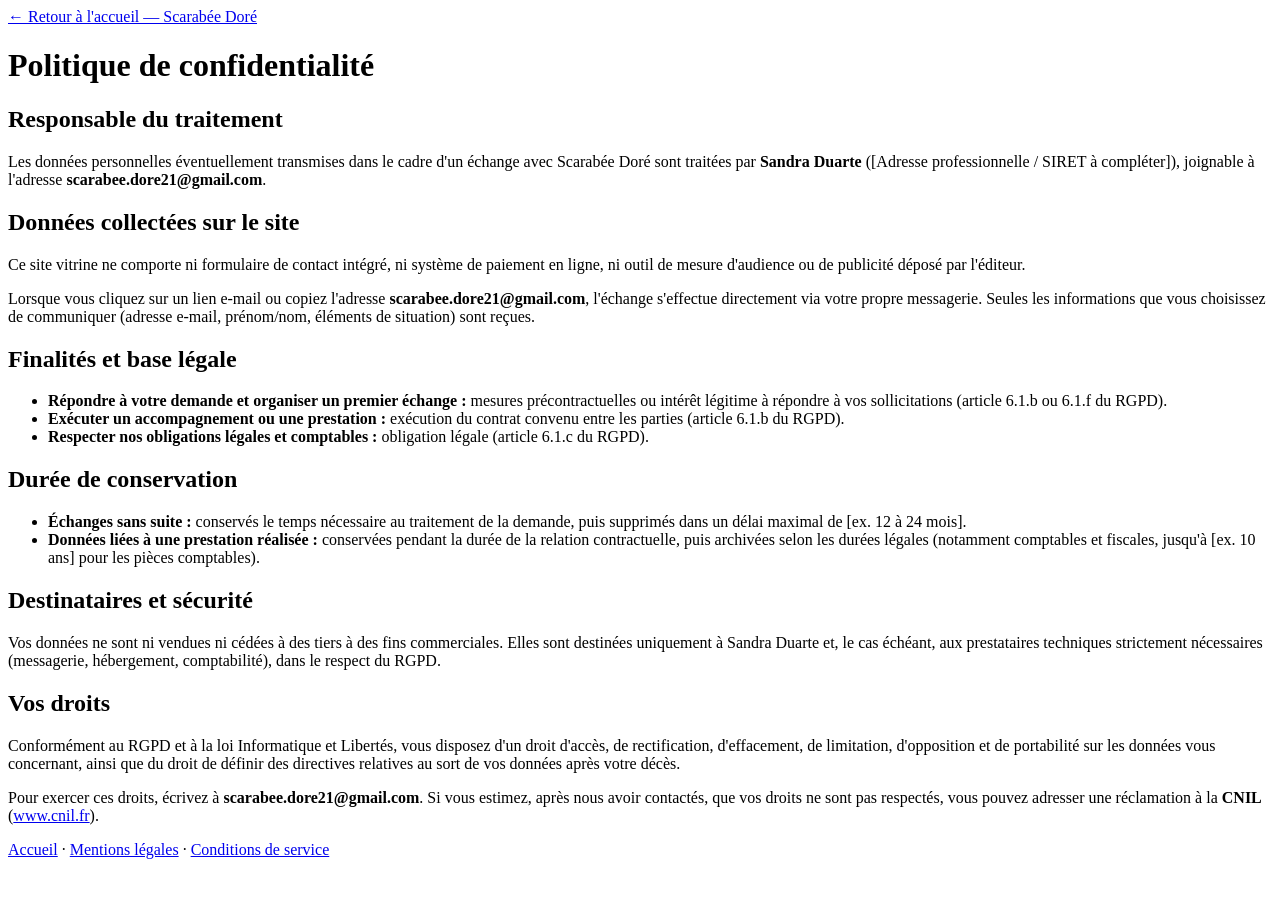
<file: confidentialite.html>
<!DOCTYPE html>
<html lang="fr">
<head>
  <meta charset="utf-8">
  <meta name="viewport" content="width=device-width, initial-scale=1">
  <title>Politique de confidentialité — Scarabée Doré</title>
  <link href="assets/scarabee-icon.png" rel="icon" type="image/png">
</head>
<body>
  <header>
    <a href="index.html">← Retour à l'accueil — Scarabée Doré</a>
  </header>

  <main>
    <h1>Politique de confidentialité</h1>

    <section>
      <h2>Responsable du traitement</h2>
      <p>Les données personnelles éventuellement transmises dans le cadre d'un échange avec Scarabée Doré sont traitées par <strong>Sandra Duarte</strong> ([Adresse professionnelle / SIRET à compléter]), joignable à l'adresse <strong>scarabee.dore21@gmail.com</strong>.</p>
    </section>

    <section>
      <h2>Données collectées sur le site</h2>
      <p>Ce site vitrine ne comporte ni formulaire de contact intégré, ni système de paiement en ligne, ni outil de mesure d'audience ou de publicité déposé par l'éditeur.</p>
      <p>Lorsque vous cliquez sur un lien e-mail ou copiez l'adresse <strong>scarabee.dore21@gmail.com</strong>, l'échange s'effectue directement via votre propre messagerie. Seules les informations que vous choisissez de communiquer (adresse e-mail, prénom/nom, éléments de situation) sont reçues.</p>
    </section>

    <section>
      <h2>Finalités et base légale</h2>
      <ul>
        <li><strong>Répondre à votre demande et organiser un premier échange :</strong> mesures précontractuelles ou intérêt légitime à répondre à vos sollicitations (article 6.1.b ou 6.1.f du RGPD).</li>
        <li><strong>Exécuter un accompagnement ou une prestation :</strong> exécution du contrat convenu entre les parties (article 6.1.b du RGPD).</li>
        <li><strong>Respecter nos obligations légales et comptables :</strong> obligation légale (article 6.1.c du RGPD).</li>
      </ul>
    </section>

    <section>
      <h2>Durée de conservation</h2>
      <ul>
        <li><strong>Échanges sans suite :</strong> conservés le temps nécessaire au traitement de la demande, puis supprimés dans un délai maximal de [ex. 12 à 24 mois].</li>
        <li><strong>Données liées à une prestation réalisée :</strong> conservées pendant la durée de la relation contractuelle, puis archivées selon les durées légales (notamment comptables et fiscales, jusqu'à [ex. 10 ans] pour les pièces comptables).</li>
      </ul>
    </section>

    <section>
      <h2>Destinataires et sécurité</h2>
      <p>Vos données ne sont ni vendues ni cédées à des tiers à des fins commerciales. Elles sont destinées uniquement à Sandra Duarte et, le cas échéant, aux prestataires techniques strictement nécessaires (messagerie, hébergement, comptabilité), dans le respect du RGPD.</p>
    </section>

    <section>
      <h2>Vos droits</h2>
      <p>Conformément au RGPD et à la loi Informatique et Libertés, vous disposez d'un droit d'accès, de rectification, d'effacement, de limitation, d'opposition et de portabilité sur les données vous concernant, ainsi que du droit de définir des directives relatives au sort de vos données après votre décès.</p>
      <p>Pour exercer ces droits, écrivez à <strong>scarabee.dore21@gmail.com</strong>. Si vous estimez, après nous avoir contactés, que vos droits ne sont pas respectés, vous pouvez adresser une réclamation à la <strong>CNIL</strong> (<a href="https://www.cnil.fr" rel="noopener noreferrer" target="_blank">www.cnil.fr</a>).</p>
    </section>
  </main>

  <footer>
    <p><a href="index.html">Accueil</a> · <a href="mentions-legales.html">Mentions légales</a> · <a href="conditions.html">Conditions de service</a></p>
  </footer>
</body>
</html>
</file>
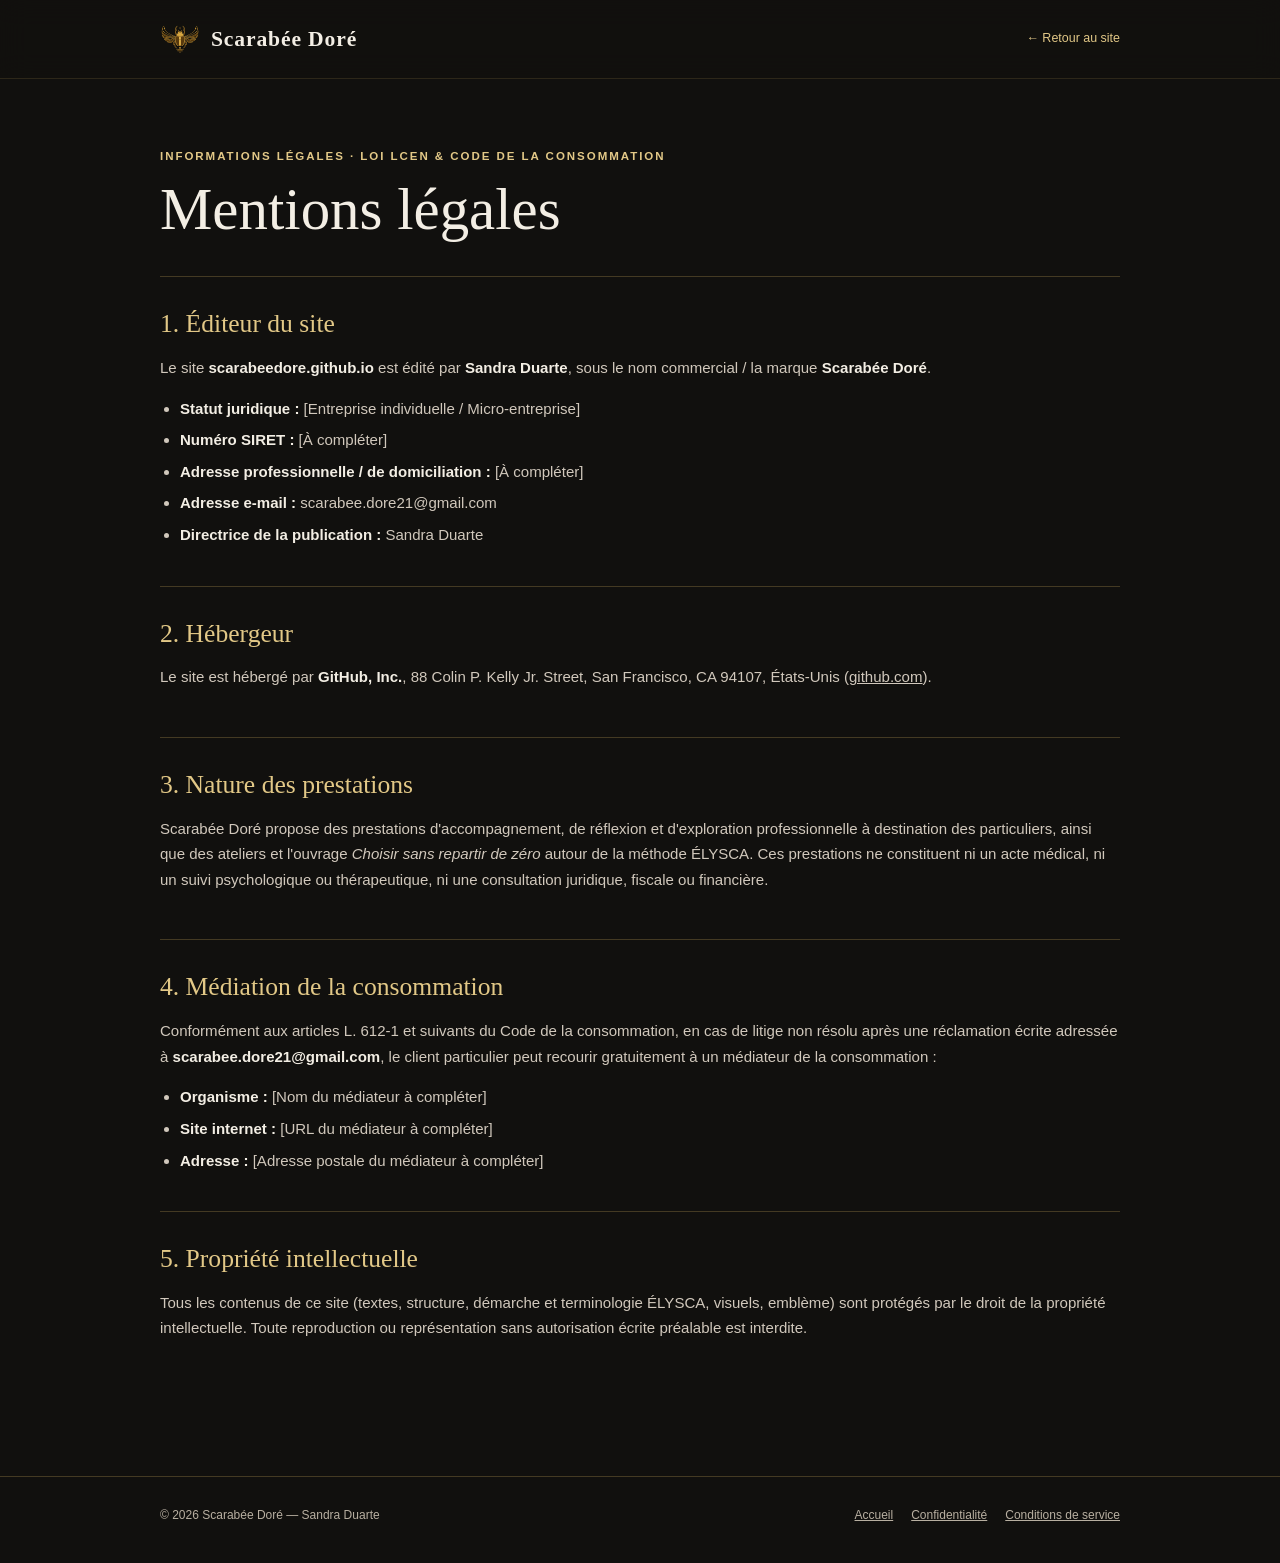
<file: mentions-legales.html>
<!doctype html>
<html lang="fr">
<head>
  <meta charset="utf-8">
  <meta name="viewport" content="width=device-width, initial-scale=1">
  <meta name="theme-color" content="#11100e">
  <title>Mentions légales — Scarabée Doré</title>
  <link rel="icon" type="image/png" href="assets/scarabee-icon.png">
  <style>
    :root{--ink:#11100e;--ink2:#1b1916;--paper:#f3eee4;--gold:#c9a45a;--gold2:#e2c887;--muted:#b8afa1;--line:rgba(201,164,90,.28);--serif:Georgia,'Times New Roman',serif;--sans:Arial,Helvetica,sans-serif}
    *{box-sizing:border-box}body{margin:0;background:var(--ink);color:var(--paper);font-family:var(--sans);line-height:1.7}a{color:inherit}.shell{width:min(960px,calc(100% - 44px));margin:auto}.eyebrow{color:var(--gold2);font-size:.72rem;letter-spacing:.17em;text-transform:uppercase;font-weight:700}
    header{position:sticky;top:0;z-index:50;background:rgba(17,16,14,.94);backdrop-filter:blur(14px);border-bottom:1px solid rgba(201,164,90,.16)}.nav{min-height:78px;display:flex;align-items:center;justify-content:space-between;gap:20px}.brand{display:flex;align-items:center;gap:11px;text-decoration:none}.brand img{width:40px;height:40px;object-fit:contain}.brand strong{font:600 1.35rem var(--serif);letter-spacing:.04em}.back-link{font-size:.78rem;color:var(--gold2);text-decoration:none}.back-link:hover{text-decoration:underline}
    main{padding:68px 0 88px}h1{font:500 clamp(2.4rem,4.6vw,3.8rem)/1.05 var(--serif);margin:12px 0 36px;color:var(--paper)}section{padding:32px 0;border-top:1px solid var(--line)}h2{font:500 1.6rem/1.2 var(--serif);color:var(--gold2);margin:0 0 12px}p,li{color:#d1c8bc;font-size:.94rem}ul{padding-left:20px;margin:10px 0 0}li{margin-bottom:6px}strong{color:var(--paper)}
    footer{border-top:1px solid var(--line);padding:28px 0 38px;color:var(--muted);font-size:.75rem}.footer-line{display:flex;justify-content:space-between;gap:18px;flex-wrap:wrap}.footer-links{display:flex;gap:18px;flex-wrap:wrap}.footer-links a{color:var(--muted)}
  </style>
</head>
<body>
<header>
  <div class="shell nav">
    <a class="brand" href="index.html"><img src="assets/scarabee-icon.png" alt=""><strong>Scarabée Doré</strong></a>
    <a class="back-link" href="index.html">← Retour au site</a>
  </div>
</header>
<main>
  <div class="shell">
    <div class="eyebrow">Informations légales · Loi LCEN &amp; Code de la consommation</div>
    <h1>Mentions légales</h1>

    <section>
      <h2>1. Éditeur du site</h2>
      <p>Le site <strong>scarabeedore.github.io</strong> est édité par <strong>Sandra Duarte</strong>, sous le nom commercial / la marque <strong>Scarabée Doré</strong>.</p>
      <ul>
        <li><strong>Statut juridique :</strong> [Entreprise individuelle / Micro-entreprise]</li>
        <li><strong>Numéro SIRET :</strong> [À compléter]</li>
        <li><strong>Adresse professionnelle / de domiciliation :</strong> [À compléter]</li>
        <li><strong>Adresse e-mail :</strong> scarabee.dore21@gmail.com</li>
        <li><strong>Directrice de la publication :</strong> Sandra Duarte</li>
      </ul>
    </section>

    <section>
      <h2>2. Hébergeur</h2>
      <p>Le site est hébergé par <strong>GitHub, Inc.</strong>, 88 Colin P. Kelly Jr. Street, San Francisco, CA 94107, États-Unis (<a href="https://docs.github.com/fr/site-policy/privacy-policies/github-general-privacy-statement" target="_blank" rel="noopener noreferrer">github.com</a>).</p>
    </section>

    <section>
      <h2>3. Nature des prestations</h2>
      <p>Scarabée Doré propose des prestations d'accompagnement, de réflexion et d'exploration professionnelle à destination des particuliers, ainsi que des ateliers et l'ouvrage <em>Choisir sans repartir de zéro</em> autour de la méthode ÉLYSCA. Ces prestations ne constituent ni un acte médical, ni un suivi psychologique ou thérapeutique, ni une consultation juridique, fiscale ou financière.</p>
    </section>

    <section>
      <h2>4. Médiation de la consommation</h2>
      <p>Conformément aux articles L. 612-1 et suivants du Code de la consommation, en cas de litige non résolu après une réclamation écrite adressée à <strong>scarabee.dore21@gmail.com</strong>, le client particulier peut recourir gratuitement à un médiateur de la consommation :</p>
      <ul>
        <li><strong>Organisme :</strong> [Nom du médiateur à compléter]</li>
        <li><strong>Site internet :</strong> [URL du médiateur à compléter]</li>
        <li><strong>Adresse :</strong> [Adresse postale du médiateur à compléter]</li>
      </ul>
    </section>

    <section>
      <h2>5. Propriété intellectuelle</h2>
      <p>Tous les contenus de ce site (textes, structure, démarche et terminologie ÉLYSCA, visuels, emblème) sont protégés par le droit de la propriété intellectuelle. Toute reproduction ou représentation sans autorisation écrite préalable est interdite.</p>
    </section>
  </div>
</main>
<footer>
  <div class="shell footer-line">
    <span>© 2026 Scarabée Doré — Sandra Duarte</span>
    <div class="footer-links">
      <a href="index.html">Accueil</a>
      <a href="confidentialite.html">Confidentialité</a>
      <a href="conditions.html">Conditions de service</a>
    </div>
  </div>
</footer>
</body>
</html>
</file>
